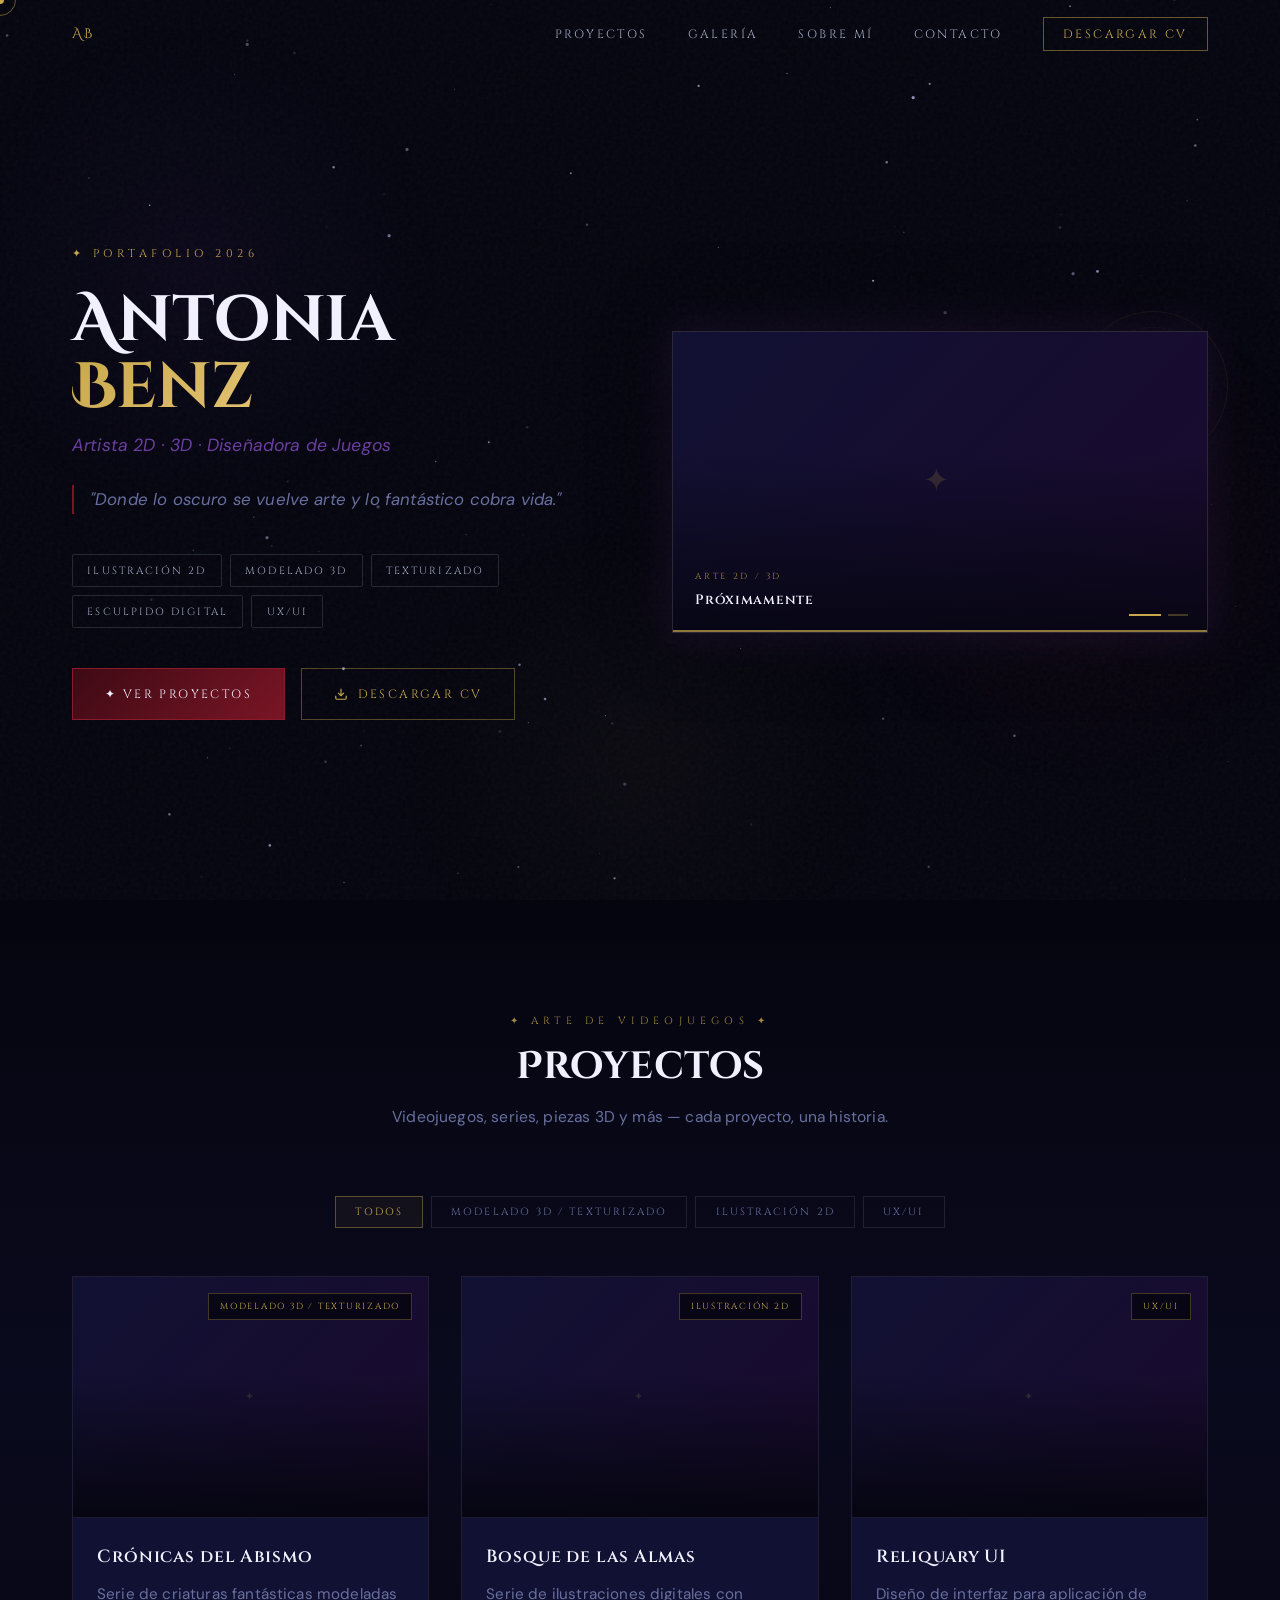
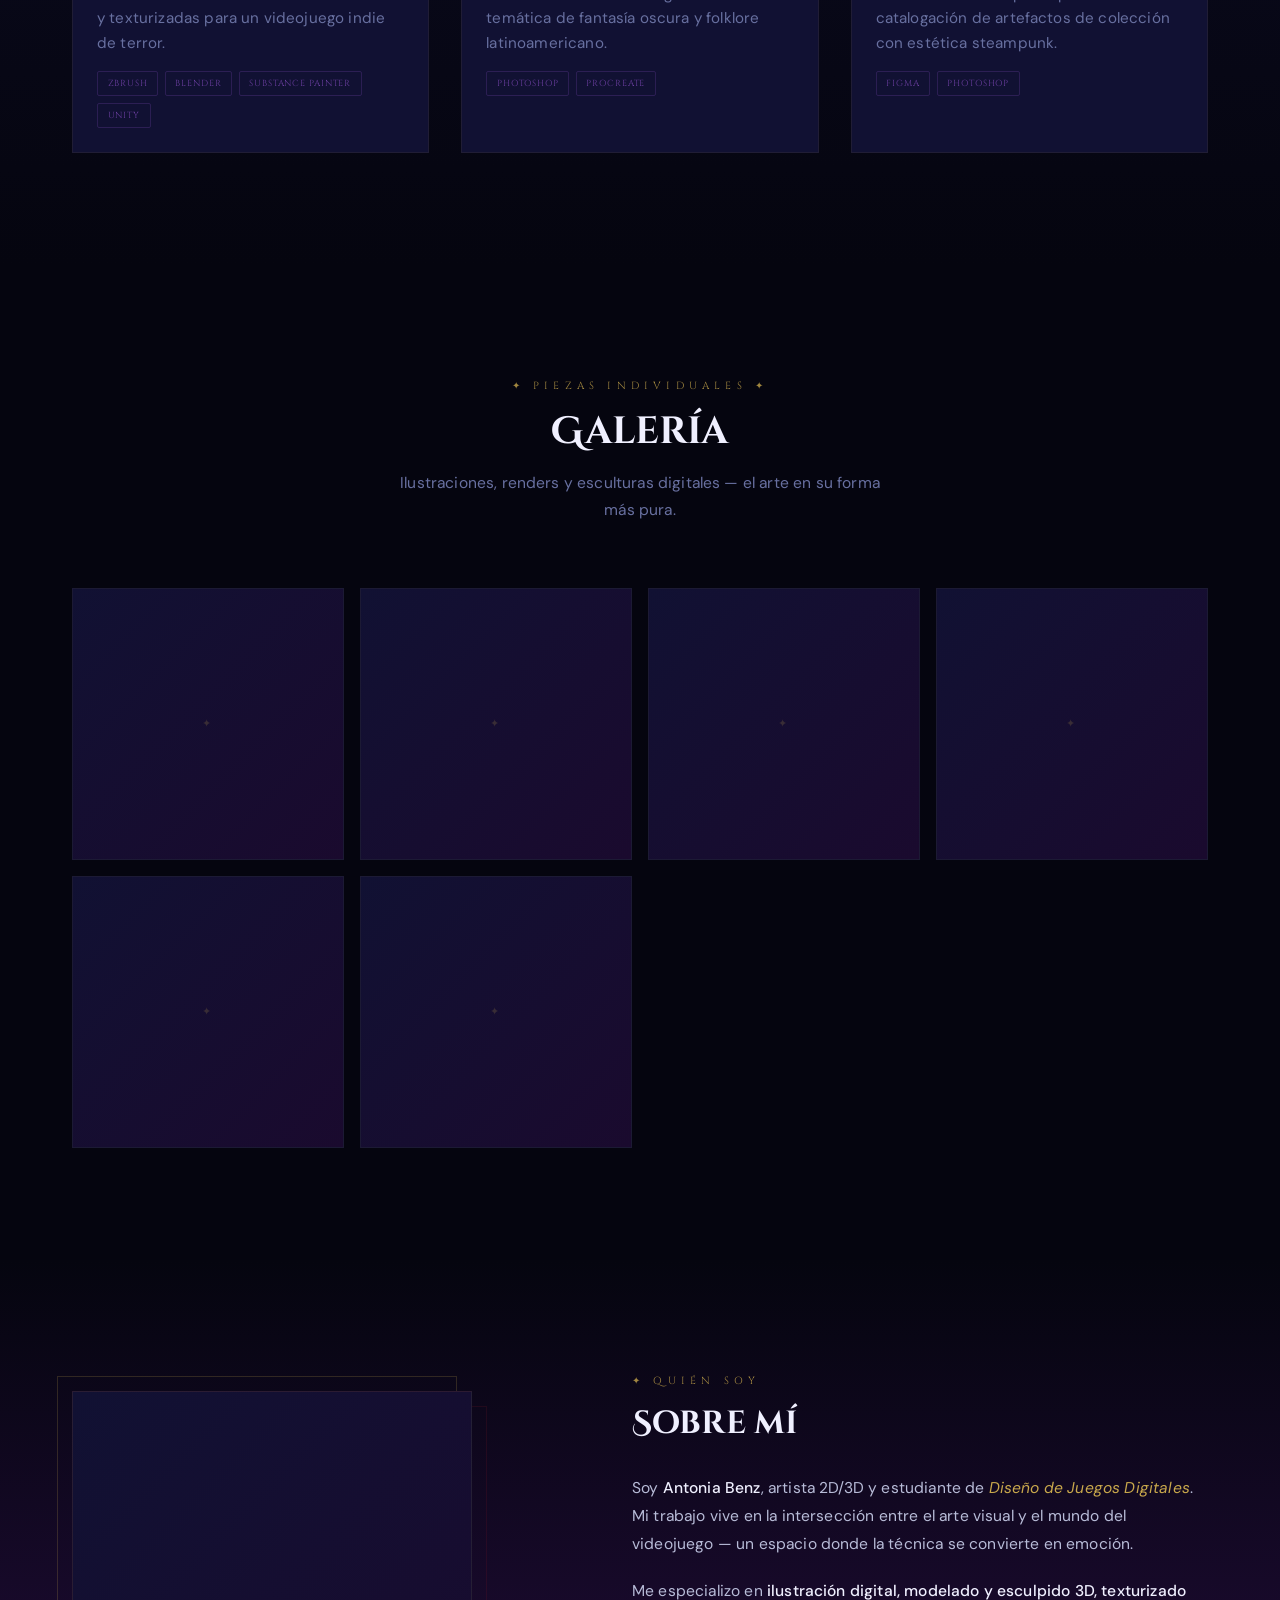
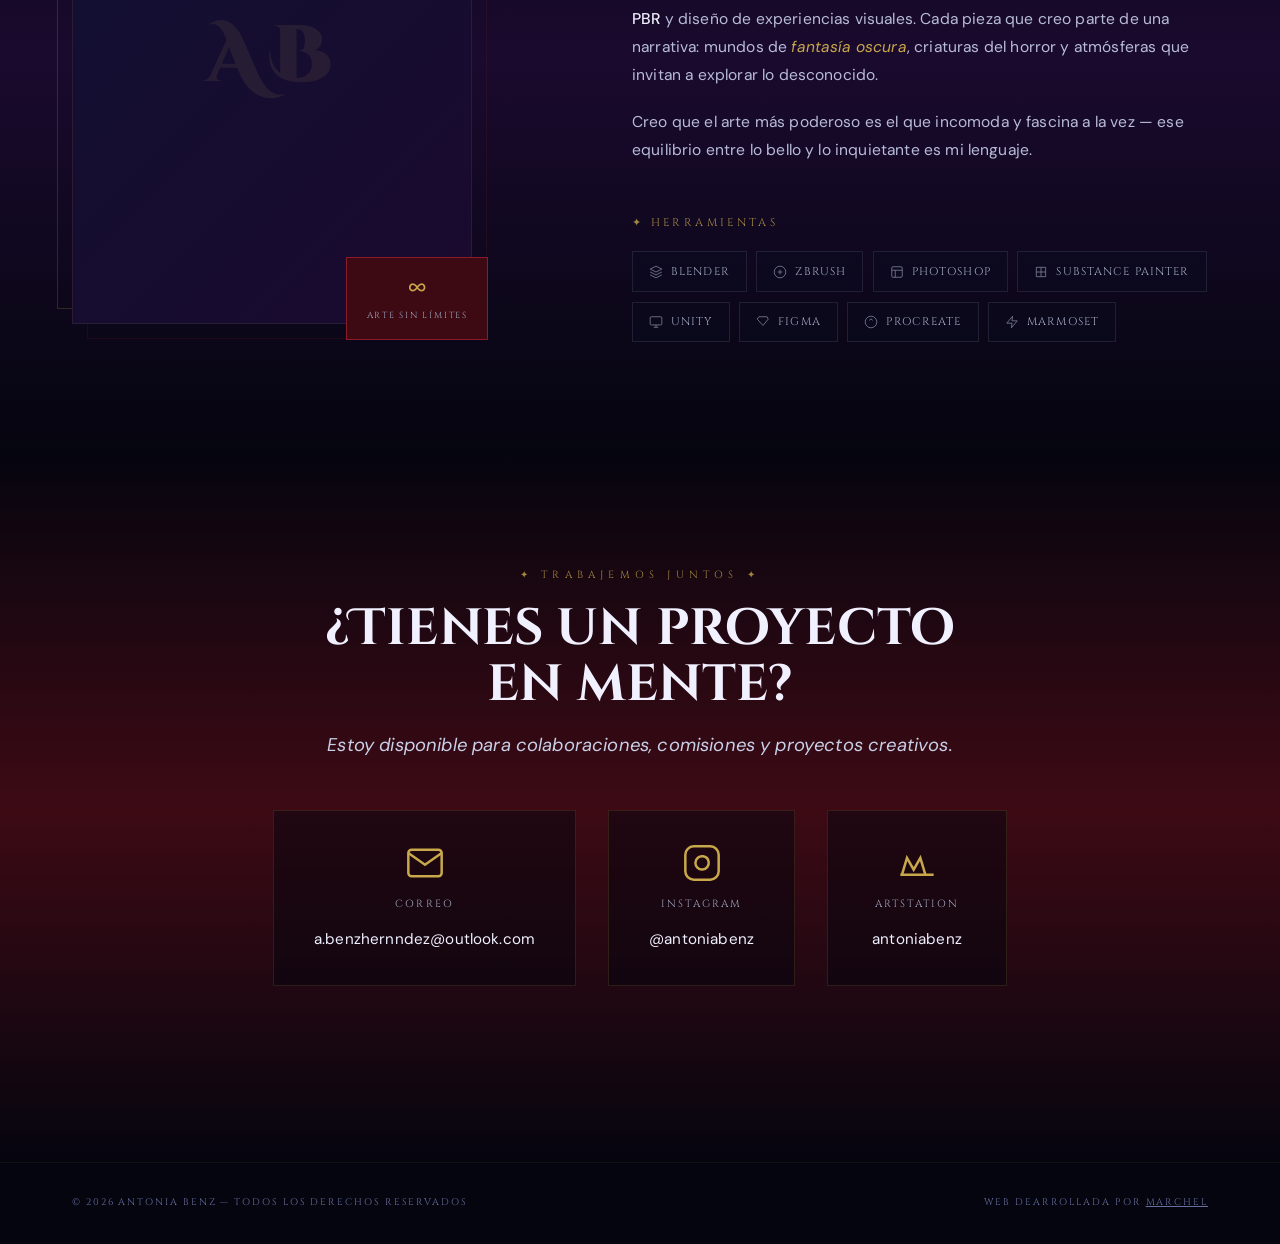
<file: index.html>
<!DOCTYPE html>
<html lang="es">
<head>
  <meta charset="UTF-8">
  <meta name="viewport" content="width=device-width, initial-scale=1.0">
  <meta name="description" content="Antonia Benz — Artista 2D/3D, ilustradora, modeladora y diseñadora de juegos digitales. Portafolio de fantasía oscura y terror.">
  <meta name="theme-color" content="#05050f">
  <title>Antonia Benz — Artista 2D/3D</title>

  <!-- Preconnect fonts -->
  <link rel="preconnect" href="https://fonts.googleapis.com">
  <link rel="preconnect" href="https://fonts.gstatic.com" crossorigin>
  <link href="https://fonts.googleapis.com/css2?family=Cinzel+Decorative:wght@400;700;900&family=Cinzel:wght@400;600;700&family=DM+Sans:ital,opsz,wght@0,9..40,300;0,9..40,400;0,9..40,500;1,9..40,300;1,9..40,400&display=swap" rel="stylesheet">

  <link rel="stylesheet" href="css/styles.css">
</head>
<body>

  <!-- Cursor -->
  <div class="cursor-dot"></div>
  <div class="cursor-ring"></div>

  <!-- Canvas fondo -->
  <canvas id="canvas-bg"></canvas>

  <!-- Ruido de textura -->
  <div class="noise-overlay"></div>

  <!-- ============================================================
       NAVEGACIÓN
  ============================================================ -->
  <nav class="navbar">
    <div class="container">
      <a href="#hero" class="nav-logo">AB</a>
      <ul class="nav-links">
        <li><a href="#proyectos">Proyectos</a></li>
        <li><a href="#galeria">Galería</a></li>
        <li><a href="#sobre-mi">Sobre mí</a></li>
        <li><a href="#contacto">Contacto</a></li>
        <li><a href="assets/cv-antoniabenz.pdf" download class="nav-cv-btn">Descargar CV</a></li>
      </ul>
      <div class="hamburger" aria-label="Menú" role="button" tabindex="0">
        <span></span>
        <span></span>
        <span></span>
      </div>
    </div>
  </nav>

  <!-- ============================================================
       HERO
  ============================================================ -->
  <section id="hero">
    <div class="container">
      <div class="hero-grid">

        <!-- Texto -->
        <div class="hero-content">
          <p class="hero-eyebrow">✦ Portafolio 2026</p>
          <h1 class="hero-name">
            Antonia
            <span>Benz</span>
          </h1>
          <p class="hero-tagline">Artista 2D · 3D · Diseñadora de Juegos</p>
          <p class="hero-vision">
            "Donde lo oscuro se vuelve arte y lo fantástico cobra vida."
          </p>
          <div class="hero-disciplines">
            <span class="discipline-tag">Ilustración 2D</span>
            <span class="discipline-tag">Modelado 3D</span>
            <span class="discipline-tag">Texturizado</span>
            <span class="discipline-tag">Esculpido Digital</span>
            <span class="discipline-tag">UX/UI</span>
          </div>
          <div class="hero-actions">
            <a href="#proyectos" class="btn-primary">
              <span>✦ Ver proyectos</span>
            </a>
            <a href="assets/cv-antoniabenz.pdf" download class="btn-secondary">
              <svg width="14" height="14" viewBox="0 0 24 24" fill="none" stroke="currentColor" stroke-width="2">
                <path d="M21 15v4a2 2 0 0 1-2 2H5a2 2 0 0 1-2-2v-4"/>
                <polyline points="7 10 12 15 17 10"/>
                <line x1="12" y1="15" x2="12" y2="3"/>
              </svg>
              Descargar CV
            </a>
          </div>
        </div>

        <!-- Visual — Carrusel -->
        <div class="hero-visual">
          <div class="hero-decoration"></div>

          <div class="hero-carousel" id="hero-carousel">
            <!-- Frame con aspect ratio dinámico -->
            <div class="hero-carousel-frame" id="carousel-frame">
              <div class="hero-carousel-track" id="carousel-track">
                <!-- Slides generados por JS -->
              </div>
            </div>

            <!-- Progreso -->
            <div class="carousel-progress" id="carousel-progress"></div>

            <!-- Botones nav -->
            <button class="carousel-btn prev" id="carousel-prev" aria-label="Anterior">
              <svg width="16" height="16" viewBox="0 0 24 24" fill="none" stroke="currentColor" stroke-width="2">
                <polyline points="15 18 9 12 15 6"/>
              </svg>
            </button>
            <button class="carousel-btn next" id="carousel-next" aria-label="Siguiente">
              <svg width="16" height="16" viewBox="0 0 24 24" fill="none" stroke="currentColor" stroke-width="2">
                <polyline points="9 18 15 12 9 6"/>
              </svg>
            </button>

            <!-- Dots -->
            <div class="carousel-controls" id="carousel-dots"></div>
          </div>

        </div>

      </div>
    </div>
  </section>

  <!-- ============================================================
       PROYECTOS
  ============================================================ -->
  <section id="proyectos">
    <div class="container">
      <div class="section-header reveal">
        <span class="section-label">✦ Arte de Videojuegos ✦</span>
        <h2 class="section-title">Proyectos</h2>
        <p class="section-subtitle">Videojuegos, series, piezas 3D y más — cada proyecto, una historia.</p>
      </div>

      <!-- Filtros -->
      <div class="filtros" id="filtros">
        <button class="filtro-btn active" data-cat="todos">Todos</button>
      </div>

      <!-- Grid de proyectos -->
      <div class="proyectos-grid" id="proyectos-grid">
        <!-- Cargado dinámicamente -->
        <div class="project-card" style="min-height:300px;">
          <div class="project-card-image">
            <div class="img-placeholder" style="height:240px;">Cargando...</div>
          </div>
        </div>
      </div>
    </div>
  </section>

  <!-- ============================================================
       GALERÍA
  ============================================================ -->
  <section id="galeria">
    <div class="container">
      <div class="section-header reveal">
        <span class="section-label">✦ Piezas Individuales ✦</span>
        <h2 class="section-title">Galería</h2>
        <p class="section-subtitle">Ilustraciones, renders y esculturas digitales — el arte en su forma más pura.</p>
      </div>

      <div class="galeria-grid" id="galeria-grid">
        <!-- Cargado dinámicamente -->
      </div>
    </div>
  </section>

  <!-- ============================================================
       SOBRE MÍ
  ============================================================ -->
  <section id="sobre-mi">
    <div class="container">
      <div class="about-grid">

        <!-- Imagen -->
        <div class="about-image-wrapper reveal">
          <div class="about-image-frame">
            <div class="about-image-placeholder">
              <!-- Reemplaza con: <img src="assets/foto-antonia.jpg" alt="Antonia Benz"> -->
              <span class="about-initials">AB</span>
            </div>
            <div class="about-badge">
              <span class="about-badge-num">∞</span>
              <span class="about-badge-label">Arte sin límites</span>
            </div>
          </div>
        </div>

        <!-- Contenido -->
        <div class="about-content reveal reveal-delay-2">
          <div class="section-header" style="text-align:left;margin-bottom:2rem;">
            <span class="section-label">✦ Quién soy</span>
            <h2 class="section-title" style="font-size:2rem;">Sobre mí</h2>
          </div>

          <p class="about-text">
            Soy <strong>Antonia Benz</strong>, artista 2D/3D y estudiante de <em>Diseño de Juegos Digitales</em>.
            Mi trabajo vive en la intersección entre el arte visual y el mundo del videojuego — un espacio donde
            la técnica se convierte en emoción.
          </p>
          <p class="about-text">
            Me especializo en <strong>ilustración digital, modelado y esculpido 3D, texturizado PBR</strong>
            y diseño de experiencias visuales. Cada pieza que creo parte de una narrativa: mundos de
            <em>fantasía oscura</em>, criaturas del horror y atmósferas que invitan a explorar lo desconocido.
          </p>
          <p class="about-text">
            Creo que el arte más poderoso es el que incomoda y fascina a la vez — ese equilibrio entre
            lo bello y lo inquietante es mi lenguaje.
          </p>

          <!-- Herramientas -->
          <div class="tools-section">
            <div class="tools-title">✦ Herramientas</div>
            <div class="tools-grid" id="tools-grid">

              <span class="tool-tag">
                <svg viewBox="0 0 24 24" fill="none" stroke="currentColor" stroke-width="1.5">
                  <path d="M12 2L2 7l10 5 10-5-10-5zM2 17l10 5 10-5M2 12l10 5 10-5"/>
                </svg>
                Blender
              </span>

              <span class="tool-tag">
                <svg viewBox="0 0 24 24" fill="none" stroke="currentColor" stroke-width="1.5">
                  <circle cx="12" cy="12" r="10"/>
                  <path d="M12 8v8M8 12h8"/>
                </svg>
                ZBrush
              </span>

              <span class="tool-tag">
                <svg viewBox="0 0 24 24" fill="none" stroke="currentColor" stroke-width="1.5">
                  <rect x="3" y="3" width="18" height="18" rx="2"/>
                  <path d="M3 9h18M9 21V9"/>
                </svg>
                Photoshop
              </span>

              <span class="tool-tag">
                <svg viewBox="0 0 24 24" fill="none" stroke="currentColor" stroke-width="1.5">
                  <path d="M4 4h16v16H4zM4 12h16M12 4v16"/>
                </svg>
                Substance Painter
              </span>

              <span class="tool-tag">
                <svg viewBox="0 0 24 24" fill="none" stroke="currentColor" stroke-width="1.5">
                  <rect x="2" y="3" width="20" height="14" rx="2"/>
                  <path d="M8 21h8M12 17v4"/>
                </svg>
                Unity
              </span>

              <span class="tool-tag">
                <svg viewBox="0 0 24 24" fill="none" stroke="currentColor" stroke-width="1.5">
                  <path d="M5 3h14l2 4-9 11L2 7z"/>
                </svg>
                Figma
              </span>

              <span class="tool-tag">
                <svg viewBox="0 0 24 24" fill="none" stroke="currentColor" stroke-width="1.5">
                  <path d="M12 2C6.48 2 2 6.48 2 12s4.48 10 10 10 10-4.48 10-10S17.52 2 12 2z"/>
                  <path d="M9.5 9.5c0-1.38 1.12-2.5 2.5-2.5s2.5 1.12 2.5 2.5"/>
                </svg>
                Procreate
              </span>

              <span class="tool-tag">
                <svg viewBox="0 0 24 24" fill="none" stroke="currentColor" stroke-width="1.5">
                  <polygon points="13 2 3 14 12 14 11 22 21 10 12 10 13 2"/>
                </svg>
                Marmoset
              </span>

            </div>
          </div>

        </div>
      </div>
    </div>
  </section>

  <!-- ============================================================
       CONTACTO
  ============================================================ -->
  <section id="contacto">
    <div class="container">
      <div class="reveal" style="margin-bottom:1rem;">
        <span class="section-label" style="text-align:center;display:block;">✦ Trabajemos juntos ✦</span>
      </div>
      <h2 class="contact-cta reveal reveal-delay-1">
        ¿Tienes un proyecto<br>en mente?
      </h2>
      <p class="contact-sub reveal reveal-delay-2">
        Estoy disponible para colaboraciones, comisiones y proyectos creativos.
      </p>

      <div class="contact-options reveal reveal-delay-2">
        <a href="mailto:a.benzhernndez@outlook.com" class="contact-option">
          <svg class="contact-option-icon" viewBox="0 0 24 24" fill="none" stroke="currentColor" stroke-width="1.5">
            <path d="M4 4h16c1.1 0 2 .9 2 2v12c0 1.1-.9 2-2 2H4c-1.1 0-2-.9-2-2V6c0-1.1.9-2 2-2z"/>
            <polyline points="22,6 12,13 2,6"/>
          </svg>
          <span class="contact-option-label">Correo</span>
          <span class="contact-option-value">a.benzhernndez@outlook.com</span>
        </a>

        <a href="https://instagram.com/antoniabenz" target="_blank" rel="noopener" class="contact-option">
          <svg class="contact-option-icon" viewBox="0 0 24 24" fill="none" stroke="currentColor" stroke-width="1.5">
            <rect x="2" y="2" width="20" height="20" rx="5" ry="5"/>
            <path d="M16 11.37A4 4 0 1 1 12.63 8 4 4 0 0 1 16 11.37z"/>
            <line x1="17.5" y1="6.5" x2="17.51" y2="6.5"/>
          </svg>
          <span class="contact-option-label">Instagram</span>
          <span class="contact-option-value">@antoniabenz</span>
        </a>

        <a href="https://artstation.com/antoniabenz" target="_blank" rel="noopener" class="contact-option">
          <svg class="contact-option-icon" viewBox="0 0 24 24" fill="none" stroke="currentColor" stroke-width="1.5">
            <path d="M3 19l3-10 4 7 4-7 3 10"/>
            <line x1="2" y1="19" x2="22" y2="19"/>
          </svg>
          <span class="contact-option-label">ArtStation</span>
          <span class="contact-option-value">antoniabenz</span>
        </a>
      </div>
    </div>
  </section>

  <!-- ============================================================
       FOOTER
  ============================================================ -->
  <footer>
    <div class="container">
      <span class="footer-copy">© 2026 Antonia Benz — Todos los derechos reservados</span>
      <span class="footer-copy"> Web dearrollada por <a href="https://mherreravsquez.github.io/" class="footer-copy">Marchel</a>
        </span>
    </div>
  </footer>

  <!-- ============================================================
       MODAL SISTEMA
  ============================================================ -->
  <div id="modal-overlay" class="modal-overlay" role="dialog" aria-modal="true">
    <div id="modal" class="modal">
      <button id="modal-close" class="modal-close" aria-label="Cerrar">✕</button>
      <div id="modal-content">
        <!-- Contenido dinámico -->
      </div>
    </div>
  </div>

  <script src="js/main.js"></script>
</body>
</html>
</file>
<file: css/styles.css>
/* ============================================================
   ANTONIA BENZ — PORTFOLIO
   Estética: Fantasía Oscura / Terror Elegante
   Paleta: Azul noche, violeta profundo, carmesí, oro antiguo
   ============================================================ */

@import url('https://fonts.googleapis.com/css2?family=Cinzel+Decorative:wght@400;700;900&family=Cinzel:wght@400;600;700&family=DM+Sans:ital,opsz,wght@0,9..40,300;0,9..40,400;0,9..40,500;1,9..40,300;1,9..40,400&display=swap');

/* ============================================================
   VARIABLES & RESET
   ============================================================ */
:root {
  --night: #05050f;
  --abyss: #0a0a1e;
  --deep: #0f0f2e;
  --void: #111133;
  --violet-dark: #1a0a2e;
  --violet: #2d1b4e;
  --violet-mid: #3d2060;
  --violet-light: #6b3fa0;
  --crimson-deep: #3d0a14;
  --crimson: #7a1525;
  --crimson-bright: #c0192d;
  --blood: #8b1a2a;
  --gold: #c9a84c;
  --gold-light: #e8c97a;
  --gold-pale: #f0dfa0;
  --silver: #a0a8c0;
  --mist: #c8d0e8;
  --white: #f0f0ff;
  --text-body: #b8bcd8;
  --text-muted: #6870a0;

  --font-display: 'Cinzel Decorative', serif;
  --font-heading: 'Cinzel', serif;
  --font-body: 'DM Sans', system-ui, sans-serif;

  --radius: 4px;
  --radius-lg: 8px;
  --shadow-glow-violet: 0 0 40px rgba(107, 63, 160, 0.3);
  --shadow-glow-crimson: 0 0 40px rgba(122, 21, 37, 0.4);
  --shadow-glow-gold: 0 0 20px rgba(201, 168, 76, 0.3);
  --transition: all 0.4s cubic-bezier(0.25, 0.46, 0.45, 0.94);
  --transition-fast: all 0.2s ease;
}

*, *::before, *::after {
  box-sizing: border-box;
  margin: 0;
  padding: 0;
}

html {
  scroll-behavior: smooth;
  font-size: 16px;
}

body {
  background-color: var(--night);
  color: var(--text-body);
  font-family: var(--font-body);
  font-size: 1rem;
  font-weight: 400;
  line-height: 1.75;
  overflow-x: hidden;
  cursor: default;
  letter-spacing: 0.01em;
}

/* Scrollbar personalizada */
::-webkit-scrollbar { width: 6px; }
::-webkit-scrollbar-track { background: var(--abyss); }
::-webkit-scrollbar-thumb { background: var(--violet-mid); border-radius: 3px; }
::-webkit-scrollbar-thumb:hover { background: var(--violet-light); }

/* Selección de texto */
::selection { background: var(--crimson); color: var(--white); }

/* ============================================================
   CURSOR PERSONALIZADO
   ============================================================ */
.cursor-dot {
  width: 8px; height: 8px;
  background: var(--gold);
  border-radius: 50%;
  position: fixed;
  top: 0; left: 0;
  pointer-events: none;
  z-index: 9999;
  transform: translate(-50%, -50%);
  transition: transform 0.1s ease;
}

.cursor-ring {
  width: 32px; height: 32px;
  border: 1px solid rgba(201, 168, 76, 0.5);
  border-radius: 50%;
  position: fixed;
  top: 0; left: 0;
  pointer-events: none;
  z-index: 9998;
  transform: translate(-50%, -50%);
  transition: transform 0.15s ease, width 0.3s ease, height 0.3s ease, border-color 0.3s ease;
}

.cursor-ring.hover {
  width: 50px; height: 50px;
  border-color: var(--gold);
}

/* ============================================================
   FONDO ANIMADO — PARTÍCULAS / TEXTURA
   ============================================================ */
#canvas-bg {
  position: fixed;
  top: 0; left: 0;
  width: 100%; height: 100%;
  z-index: 0;
  pointer-events: none;
}

.noise-overlay {
  position: fixed;
  top: 0; left: 0;
  width: 100%; height: 100%;
  z-index: 1;
  pointer-events: none;
  opacity: 0.04;
  background-image: url("data:image/svg+xml,%3Csvg viewBox='0 0 256 256' xmlns='http://www.w3.org/2000/svg'%3E%3Cfilter id='noise'%3E%3CfeTurbulence type='fractalNoise' baseFrequency='0.9' numOctaves='4' stitchTiles='stitch'/%3E%3C/filter%3E%3Crect width='100%25' height='100%25' filter='url(%23noise)'/%3E%3C/svg%3E");
}

/* ============================================================
   LAYOUT GENERAL
   ============================================================ */
.container {
  max-width: 1200px;
  margin: 0 auto;
  padding: 0 2rem;
  position: relative;
  justify-content: space-between;
  z-index: 2;
}

section {
  position: relative;
  z-index: 2;
}

/* ============================================================
   ORNAMENTOS / SEPARADORES
   ============================================================ */
.ornament {
  display: flex;
  align-items: center;
  gap: 1rem;
  margin: 1.5rem 0;
}

.ornament::before,
.ornament::after {
  content: '';
  flex: 1;
  height: 1px;
  background: linear-gradient(to right, transparent, var(--gold), transparent);
  opacity: 0.5;
}

.ornament-icon {
  color: var(--gold);
  font-size: 0.8rem;
  opacity: 0.7;
}

/* ============================================================
   NAVEGACIÓN
   ============================================================ */
.navbar {
  position: fixed;
  top: 0; left: 0; right: 0;
  z-index: 1000;
  padding: 1.2rem 0;
  transition: var(--transition);
}

.navbar.scrolled {
  background: rgba(5, 5, 15, 0.95);
  backdrop-filter: blur(20px);
  border-bottom: 1px solid rgba(201, 168, 76, 0.15);
  padding: 0.8rem 0;
}

.navbar .container {
  display: flex;
  align-items: center;
  justify-content: space-between;
}

.nav-logo {
  font-family: var(--font-display);
  font-size: 0.9rem;
  color: var(--gold);
  text-decoration: none;
  letter-spacing: 0.15em;
  text-transform: uppercase;
  transition: var(--transition-fast);
}

.nav-logo:hover { color: var(--gold-light); text-shadow: var(--shadow-glow-gold); }

.nav-links {
  display: flex;
  align-items: center;
  gap: 2.5rem;
  list-style: none;
}

.nav-links a {
  font-family: var(--font-heading);
  font-size: 0.75rem;
  letter-spacing: 0.2em;
  text-transform: uppercase;
  color: var(--silver);
  text-decoration: none;
  transition: var(--transition-fast);
  position: relative;
}

.nav-links a::after {
  content: '';
  position: absolute;
  bottom: -4px;
  left: 0; right: 0;
  height: 1px;
  background: var(--gold);
  transform: scaleX(0);
  transition: transform 0.3s ease;
  transform-origin: center;
}

.nav-links a:hover { color: var(--gold); }
.nav-links a:hover::after { transform: scaleX(1); }

.nav-cv-btn {
  font-family: var(--font-heading);
  font-size: 0.7rem;
  letter-spacing: 0.2em;
  text-transform: uppercase;
  color: var(--gold) !important;
  border: 1px solid rgba(201, 168, 76, 0.5);
  padding: 0.5rem 1.2rem;
  text-decoration: none;
  transition: var(--transition-fast) !important;
}

.nav-cv-btn:hover {
  background: rgba(201, 168, 76, 0.1) !important;
  border-color: var(--gold) !important;
  box-shadow: var(--shadow-glow-gold);
}

.nav-cv-btn::after { display: none !important; }

.hamburger {
  display: none;
  flex-direction: column;
  gap: 5px;
  cursor: pointer;
  padding: 5px;
}

.hamburger span {
  width: 24px;
  height: 1px;
  background: var(--gold);
  transition: var(--transition-fast);
}

/* ============================================================
   HERO SECTION
   ============================================================ */
#hero {
  min-height: 100vh;
  display: flex;
  align-items: center;
  padding: 8rem 0 4rem;
  overflow: hidden;
}

.hero-grid {
  display: grid;
  grid-template-columns: 1fr 1fr;
  gap: 4rem;
  align-items: center;
  width: 100%;
}

.hero-eyebrow {
  font-family: var(--font-heading);
  font-size: 0.7rem;
  letter-spacing: 0.4em;
  text-transform: uppercase;
  color: var(--gold);
  margin-bottom: 1.5rem;
  opacity: 0;
  animation: fadeUp 0.8s ease 0.2s forwards;
}

.hero-name {
  font-family: var(--font-display);
  font-size: clamp(2.5rem, 5vw, 4.5rem);
  font-weight: 700;
  line-height: 1.05;
  color: var(--white);
  margin-bottom: 0.5rem;
  opacity: 0;
  animation: fadeUp 0.8s ease 0.4s forwards;
}

.hero-name span {
  display: block;
  background: linear-gradient(135deg, var(--gold), var(--gold-light), var(--gold));
  -webkit-background-clip: text;
  -webkit-text-fill-color: transparent;
  background-clip: text;
}

.hero-tagline {
  font-family: var(--font-body);
  font-size: 1.1rem;
  font-style: italic;
  color: var(--violet-light);
  margin-bottom: 1.5rem;
  opacity: 0;
  animation: fadeUp 0.8s ease 0.5s forwards;
}

.hero-vision {
  font-family: var(--font-body);
  font-size: 1.05rem;
  color: var(--text-muted);
  font-style: italic;
  border-left: 2px solid var(--crimson);
  padding-left: 1rem;
  margin-bottom: 2.5rem;
  opacity: 0;
  animation: fadeUp 0.8s ease 0.6s forwards;
}

.hero-disciplines {
  display: flex;
  flex-wrap: wrap;
  gap: 0.5rem;
  margin-bottom: 2.5rem;
  opacity: 0;
  animation: fadeUp 0.8s ease 0.7s forwards;
}

.discipline-tag {
  font-family: var(--font-heading);
  font-size: 0.65rem;
  letter-spacing: 0.2em;
  text-transform: uppercase;
  color: var(--silver);
  border: 1px solid rgba(160, 168, 192, 0.2);
  padding: 0.4rem 0.9rem;
  border-radius: 2px;
}

.hero-actions {
  display: flex;
  gap: 1rem;
  flex-wrap: wrap;
  opacity: 0;
  animation: fadeUp 0.8s ease 0.8s forwards;
}

/* Botones principales */
.btn-primary {
  display: inline-flex;
  align-items: center;
  gap: 0.6rem;
  font-family: var(--font-heading);
  font-size: 0.75rem;
  letter-spacing: 0.2em;
  text-transform: uppercase;
  background: linear-gradient(135deg, var(--crimson-deep), var(--crimson));
  color: var(--white);
  text-decoration: none;
  padding: 0.9rem 2rem;
  border: 1px solid var(--blood);
  transition: var(--transition);
  position: relative;
  overflow: hidden;
}

.btn-primary::before {
  content: '';
  position: absolute;
  inset: 0;
  background: linear-gradient(135deg, var(--crimson), var(--crimson-bright));
  opacity: 0;
  transition: opacity 0.3s ease;
}

.btn-primary:hover::before { opacity: 1; }
.btn-primary:hover { box-shadow: var(--shadow-glow-crimson); transform: translateY(-2px); }
.btn-primary span { position: relative; z-index: 1; }

.btn-secondary {
  display: inline-flex;
  align-items: center;
  gap: 0.6rem;
  font-family: var(--font-heading);
  font-size: 0.75rem;
  letter-spacing: 0.2em;
  text-transform: uppercase;
  background: transparent;
  color: var(--gold);
  text-decoration: none;
  padding: 0.9rem 2rem;
  border: 1px solid rgba(201, 168, 76, 0.4);
  transition: var(--transition);
}

.btn-secondary:hover {
  background: rgba(201, 168, 76, 0.08);
  border-color: var(--gold);
  box-shadow: var(--shadow-glow-gold);
  transform: translateY(-2px);
}

/* Hero Visual Side */
.hero-visual {
  position: relative;
  opacity: 0;
  animation: fadeIn 1s ease 0.6s forwards;
}

/* ============================================================
   HERO CAROUSEL
   ============================================================ */
.hero-carousel {
  position: relative;
  width: 100%;
  border: 1px solid rgba(201, 168, 76, 0.15);
  background: var(--void);
  overflow: hidden;
  box-shadow: 0 0 60px rgba(0,0,0,0.6), var(--shadow-glow-violet);
}

/* El frame se ajusta dinámicamente via JS según el aspect ratio del media */
.hero-carousel-frame {
  position: relative;
  width: 100%;
  padding-top: 62.5%; /* default 16:10 — JS lo sobreescribe */
  transition: padding-top 0.5s cubic-bezier(0.25, 0.46, 0.45, 0.94);
  background: var(--night);
}

.hero-carousel-track {
  position: absolute;
  inset: 0;
  display: flex;
}

.carousel-slide {
  position: absolute;
  inset: 0;
  opacity: 0;
  transition: opacity 0.7s cubic-bezier(0.25, 0.46, 0.45, 0.94);
  pointer-events: none;
}

.carousel-slide.active {
  opacity: 1;
  pointer-events: all;
}

.carousel-slide.leaving {
  opacity: 0;
}

.carousel-slide img,
.carousel-slide video {
  width: 100%;
  height: 100%;
  object-fit: contain;
  display: block;
  background: var(--night);
}

/* Overlay degradado inferior */
.carousel-slide::after {
  content: '';
  position: absolute;
  bottom: 0; left: 0; right: 0;
  height: 60%;
  background: linear-gradient(to top, rgba(5,5,15,0.85) 0%, transparent 100%);
  pointer-events: none;
}

/* Info del slide */
.carousel-slide-info {
  position: absolute;
  bottom: 0; left: 0; right: 0;
  padding: 1.2rem 1.4rem;
  z-index: 2;
}

.carousel-slide-label {
  display: block;
  font-family: var(--font-heading);
  font-size: 0.55rem;
  letter-spacing: 0.3em;
  text-transform: uppercase;
  color: var(--gold);
  margin-bottom: 0.3rem;
  opacity: 0.8;
}

.carousel-slide-title {
  display: block;
  font-family: var(--font-heading);
  font-size: 0.85rem;
  font-weight: 600;
  color: var(--white);
  letter-spacing: 0.05em;
}

/* Controles e indicadores */
.carousel-controls {
  position: absolute;
  bottom: 1rem;
  right: 1.2rem;
  z-index: 3;
  display: flex;
  align-items: center;
  gap: 0.4rem;
}

.carousel-dot {
  width: 20px;
  height: 2px;
  background: rgba(201, 168, 76, 0.3);
  cursor: pointer;
  transition: background 0.3s ease, width 0.3s ease;
  border: none;
  padding: 0;
}

.carousel-dot.active {
  background: var(--gold);
  width: 32px;
}

/* Barra de progreso */
.carousel-progress {
  position: absolute;
  bottom: 0; left: 0;
  height: 2px;
  background: var(--gold);
  width: 0%;
  z-index: 4;
  opacity: 0.7;
}

/* Botones prev/next */
.carousel-btn {
  position: absolute;
  top: 50%;
  transform: translateY(-50%);
  z-index: 3;
  width: 36px; height: 36px;
  background: rgba(5, 5, 15, 0.7);
  border: 1px solid rgba(201, 168, 76, 0.2);
  color: var(--gold);
  cursor: pointer;
  display: flex;
  align-items: center;
  justify-content: center;
  opacity: 0;
  transition: opacity 0.3s ease, background 0.2s ease;
  backdrop-filter: blur(4px);
}

.hero-carousel:hover .carousel-btn { opacity: 1; }

.carousel-btn:hover { background: rgba(201, 168, 76, 0.15); }
.carousel-btn.prev { left: 0.8rem; }
.carousel-btn.next { right: 0.8rem; }

/* Badge de tipo media (VIDEO / IMAGEN) */
.carousel-media-badge {
  position: absolute;
  top: 0.8rem;
  right: 0.8rem;
  z-index: 3;
  font-family: var(--font-heading);
  font-size: 0.5rem;
  letter-spacing: 0.2em;
  text-transform: uppercase;
  color: var(--white);
  background: rgba(5,5,15,0.75);
  border: 1px solid rgba(201,168,76,0.2);
  padding: 0.25rem 0.6rem;
  backdrop-filter: blur(4px);
  display: flex;
  align-items: center;
  gap: 0.4rem;
}

.media-badge-dot {
  width: 5px; height: 5px;
  border-radius: 50%;
  background: var(--crimson-bright);
  animation: pulseBadge 1.5s ease infinite;
}

@keyframes pulseBadge {
  0%, 100% { opacity: 1; transform: scale(1); }
  50% { opacity: 0.4; transform: scale(0.7); }
}

/* Decorativo hero */
.hero-decoration {
  position: absolute;
  top: -20px; right: -20px;
  width: 150px; height: 150px;
  border: 1px solid rgba(201, 168, 76, 0.1);
  border-radius: 50%;
  animation: rotateSlow 20s linear infinite;
}

.hero-decoration::before {
  content: '';
  position: absolute;
  inset: 15px;
  border: 1px dashed rgba(201, 168, 76, 0.08);
  border-radius: 50%;
}

/* ============================================================
   SECTION HEADERS
   ============================================================ */
.section-header {
  text-align: center;
  margin-bottom: 4rem;
}

.section-label {
  display: block;
  font-family: var(--font-heading);
  font-size: 0.65rem;
  letter-spacing: 0.5em;
  text-transform: uppercase;
  color: var(--gold);
  margin-bottom: 1rem;
  opacity: 0.8;
}

.section-title {
  font-family: var(--font-display);
  font-size: clamp(1.8rem, 3vw, 2.8rem);
  font-weight: 700;
  color: var(--white);
  line-height: 1.1;
  margin-bottom: 1rem;
}

.section-subtitle {
  font-family: var(--font-body);
  font-size: 0.975rem;
  color: var(--text-muted);
  max-width: 500px;
  margin: 0 auto;
}

/* ============================================================
   PROYECTOS
   ============================================================ */
#proyectos {
  padding: 7rem 0;
  background: linear-gradient(to bottom, var(--night) 0%, var(--abyss) 50%, var(--night) 100%);
}

.filtros {
  display: flex;
  justify-content: center;
  gap: 0.5rem;
  flex-wrap: wrap;
  margin-bottom: 3rem;
}

.filtro-btn {
  font-family: var(--font-heading);
  font-size: 0.65rem;
  letter-spacing: 0.2em;
  text-transform: uppercase;
  color: var(--text-muted);
  background: transparent;
  border: 1px solid rgba(160, 168, 192, 0.15);
  padding: 0.5rem 1.2rem;
  cursor: pointer;
  transition: var(--transition-fast);
}

.filtro-btn:hover,
.filtro-btn.active {
  color: var(--gold);
  border-color: rgba(201, 168, 76, 0.4);
  background: rgba(201, 168, 76, 0.05);
}

.proyectos-grid {
  display: grid;
  grid-template-columns: repeat(auto-fill, minmax(340px, 1fr));
  gap: 2rem;
}

.project-card {
  position: relative;
  background: var(--void);
  border: 1px solid rgba(201, 168, 76, 0.08);
  overflow: hidden;
  cursor: pointer;
  transition: var(--transition);
  group: true;
}

.project-card:hover {
  border-color: rgba(201, 168, 76, 0.3);
  transform: translateY(-6px);
  box-shadow: 0 20px 60px rgba(0,0,0,0.5), var(--shadow-glow-violet);
}

.project-card-image {
  position: relative;
  overflow: hidden;
  height: 240px;
  background: var(--deep);
}

.project-card-image img {
  width: 100%;
  height: 100%;
  object-fit: contain;
  display: block;
  transition: transform 0.6s ease, filter 0.4s ease;
  filter: saturate(0.6) brightness(0.7);
}

.project-card:hover .project-card-image img {
  transform: scale(1.08);
  filter: saturate(0.85) brightness(0.85);
}

.project-card-overlay {
  position: absolute;
  inset: 0;
  background: linear-gradient(to bottom, transparent 40%, rgba(5,5,15,0.95) 100%);
}

.project-card-categoria {
  position: absolute;
  top: 1rem; right: 1rem;
  font-family: var(--font-heading);
  font-size: 0.55rem;
  letter-spacing: 0.2em;
  text-transform: uppercase;
  color: var(--gold);
  background: rgba(5,5,15,0.8);
  border: 1px solid rgba(201, 168, 76, 0.3);
  padding: 0.3rem 0.7rem;
  backdrop-filter: blur(4px);
}

.project-card-body {
  padding: 1.5rem;
  border-top: 1px solid rgba(201, 168, 76, 0.06);
}

.project-card-title {
  font-family: var(--font-heading);
  font-size: 1.1rem;
  font-weight: 600;
  color: var(--white);
  margin-bottom: 0.6rem;
  letter-spacing: 0.05em;
}

.project-card-desc {
  font-size: 0.95rem;
  color: var(--text-muted);
  line-height: 1.6;
  margin-bottom: 1rem;
}

.project-card-tools {
  display: flex;
  flex-wrap: wrap;
  gap: 0.4rem;
}

.tool-chip {
  font-family: var(--font-heading);
  font-size: 0.55rem;
  letter-spacing: 0.1em;
  text-transform: uppercase;
  color: var(--violet-light);
  border: 1px solid rgba(107, 63, 160, 0.3);
  padding: 0.25rem 0.6rem;
  border-radius: 2px;
}

.project-card-cta {
  position: absolute;
  bottom: 0; left: 0; right: 0;
  background: linear-gradient(to top, rgba(122, 21, 37, 0.9), transparent);
  padding: 2rem 1.5rem 1.2rem;
  display: flex;
  align-items: center;
  gap: 0.5rem;
  font-family: var(--font-heading);
  font-size: 0.65rem;
  letter-spacing: 0.2em;
  text-transform: uppercase;
  color: var(--white);
  opacity: 0;
  transform: translateY(10px);
  transition: var(--transition);
}

.project-card:hover .project-card-cta {
  opacity: 1;
  transform: translateY(0);
}

/* ============================================================
   GALERÍA
   ============================================================ */
#galeria {
  padding: 7rem 0;
}

.galeria-grid {
  display: grid;
  grid-template-columns: repeat(auto-fill, minmax(260px, 1fr));
  gap: 1rem;
}

.gallery-item {
  position: relative;
  overflow: hidden;
  aspect-ratio: 1;
  cursor: pointer;
  background: var(--void);
  border: 1px solid rgba(201, 168, 76, 0.06);
}

.gallery-item img {
  width: 100%;
  height: 100%;
  object-fit: contain;
  display: block;
  transition: transform 0.6s ease, filter 0.4s ease;
  filter: saturate(0.6) brightness(0.7);
}

.gallery-item:hover img {
  transform: scale(1.1);
  filter: saturate(1) brightness(0.85);
}

.gallery-item-overlay {
  position: absolute;
  inset: 0;
  background: linear-gradient(to top, rgba(5,5,15,0.9) 0%, transparent 60%);
  opacity: 0;
  transition: opacity 0.4s ease;
  display: flex;
  align-items: flex-end;
  padding: 1rem;
}

.gallery-item:hover .gallery-item-overlay { opacity: 1; }

.gallery-item-info { }

.gallery-item-title {
  font-family: var(--font-heading);
  font-size: 0.85rem;
  color: var(--white);
  font-weight: 600;
  margin-bottom: 0.25rem;
}

.gallery-item-tools {
  font-family: var(--font-heading);
  font-size: 0.55rem;
  letter-spacing: 0.1em;
  text-transform: uppercase;
  color: var(--gold);
  opacity: 0.7;
}

/* ============================================================
   ABOUT ME
   ============================================================ */
#sobre-mi {
  padding: 7rem 0;
  background: linear-gradient(to bottom, var(--night), var(--violet-dark), var(--night));
}

.about-grid {
  display: grid;
  grid-template-columns: 1fr 1.2fr;
  gap: 5rem;
  align-items: center;
}

.about-image-wrapper {
  position: relative;
}

.about-image-frame {
  position: relative;
  width: 100%;
  max-width: 400px;
}

.about-image-frame::before {
  content: '';
  position: absolute;
  top: -15px; left: -15px;
  right: 15px; bottom: 15px;
  border: 1px solid rgba(201, 168, 76, 0.2);
  z-index: 0;
}

.about-image-frame::after {
  content: '';
  position: absolute;
  top: 15px; left: 15px;
  right: -15px; bottom: -15px;
  border: 1px solid rgba(122, 21, 37, 0.2);
  z-index: 0;
}

.about-image-placeholder {
  position: relative;
  z-index: 1;
  width: 100%;
  aspect-ratio: 3/4;
  background: linear-gradient(135deg, var(--void), var(--violet-dark));
  border: 1px solid rgba(201, 168, 76, 0.1);
  display: flex;
  align-items: center;
  justify-content: center;
  overflow: hidden;
}

.about-image-placeholder img {
  width: 100%;
  height: 100%;
  object-fit: cover;
  filter: saturate(0.6);
}

.about-initials {
  font-family: var(--font-display);
  font-size: 5rem;
  font-weight: 900;
  color: rgba(201, 168, 76, 0.1);
  letter-spacing: 0.1em;
}

.about-badge {
  position: absolute;
  bottom: -1rem;
  right: -1rem;
  z-index: 2;
  background: var(--crimson-deep);
  border: 1px solid var(--blood);
  padding: 1rem 1.2rem;
  text-align: center;
}

.about-badge-num {
  display: block;
  font-family: var(--font-display);
  font-size: 1.8rem;
  font-weight: 700;
  color: var(--gold);
  line-height: 1;
}

.about-badge-label {
  display: block;
  font-family: var(--font-heading);
  font-size: 0.55rem;
  letter-spacing: 0.2em;
  text-transform: uppercase;
  color: var(--silver);
  margin-top: 0.3rem;
}

.about-content .section-header {
  text-align: left;
}

.about-content .ornament::before { display: none; }

.about-text {
  font-size: 0.975rem;
  line-height: 1.8;
  color: var(--text-body);
  margin-bottom: 1.2rem;
}

.about-text strong {
  color: var(--white);
  font-weight: 500;
}

.about-text em {
  color: var(--gold);
  font-style: italic;
}

/* Herramientas */
.tools-section {
  margin-top: 3rem;
}

.tools-title {
  font-family: var(--font-heading);
  font-size: 0.7rem;
  letter-spacing: 0.3em;
  text-transform: uppercase;
  color: var(--gold);
  margin-bottom: 1.2rem;
  opacity: 0.8;
}

.tools-grid {
  display: flex;
  flex-wrap: wrap;
  gap: 0.6rem;
}

.tool-tag {
  display: flex;
  align-items: center;
  gap: 0.5rem;
  font-family: var(--font-heading);
  font-size: 0.7rem;
  letter-spacing: 0.1em;
  text-transform: uppercase;
  color: var(--silver);
  border: 1px solid rgba(160, 168, 192, 0.15);
  background: rgba(10, 10, 30, 0.5);
  padding: 0.6rem 1rem;
  transition: var(--transition-fast);
}

.tool-tag:hover {
  color: var(--gold);
  border-color: rgba(201, 168, 76, 0.4);
  background: rgba(201, 168, 76, 0.05);
}

.tool-tag svg {
  width: 14px;
  height: 14px;
  opacity: 0.7;
}

/* ============================================================
   CONTACTO
   ============================================================ */
#contacto {
  padding: 7rem 0;
  background: linear-gradient(to bottom, var(--night), var(--crimson-deep) 50%, var(--night));
  text-align: center;
}

.contact-cta {
  font-family: var(--font-display);
  font-size: clamp(2rem, 4vw, 3.5rem);
  font-weight: 700;
  color: var(--white);
  margin-bottom: 1rem;
  line-height: 1.1;
}

.contact-sub {
  font-family: var(--font-body);
  font-size: 1.15rem;
  font-style: italic;
  color: var(--mist);
  margin-bottom: 3rem;
  opacity: 0.7;
}

.contact-options {
  display: flex;
  justify-content: center;
  gap: 2rem;
  flex-wrap: wrap;
  margin-bottom: 4rem;
}

.contact-option {
  display: flex;
  flex-direction: column;
  align-items: center;
  gap: 0.8rem;
  text-decoration: none;
  padding: 2rem 2.5rem;
  border: 1px solid rgba(201, 168, 76, 0.15);
  background: rgba(5,5,15,0.5);
  transition: var(--transition);
  min-width: 180px;
}

.contact-option:hover {
  border-color: rgba(201, 168, 76, 0.5);
  background: rgba(201, 168, 76, 0.05);
  transform: translateY(-5px);
  box-shadow: var(--shadow-glow-gold);
}

.contact-option-icon {
  width: 40px; height: 40px;
  color: var(--gold);
}

.contact-option-label {
  font-family: var(--font-heading);
  font-size: 0.65rem;
  letter-spacing: 0.2em;
  text-transform: uppercase;
  color: var(--silver);
}

.contact-option-value {
  font-family: var(--font-body);
  font-size: 0.95rem;
  color: var(--white);
}

/* Social links */
.social-links {
  display: flex;
  justify-content: center;
  gap: 1.5rem;
}

.social-link {
  display: flex;
  align-items: center;
  gap: 0.6rem;
  font-family: var(--font-heading);
  font-size: 0.65rem;
  letter-spacing: 0.2em;
  text-transform: uppercase;
  color: var(--text-muted);
  text-decoration: none;
  transition: var(--transition-fast);
  padding: 0.6rem 1rem;
  border: 1px solid rgba(160, 168, 192, 0.1);
}

.social-link svg { width: 16px; height: 16px; }

.social-link:hover {
  color: var(--gold);
  border-color: rgba(201, 168, 76, 0.3);
}

/* ============================================================
   FOOTER
   ============================================================ */
footer {
  padding: 2rem 0;
  border-top: 1px solid rgba(201, 168, 76, 0.08);
  position: relative;
  z-index: 2;
}

footer .container {
  display: flex;
  align-items: center;
  justify-content: space-between;
  flex-wrap: wrap;
  gap: 1rem;
}

.footer-copy {
  font-family: var(--font-heading);
  font-size: 0.6rem;
  letter-spacing: 0.2em;
  text-transform: uppercase;
  color: var(--text-muted);
}

.footer-logo {
  font-family: var(--font-display);
  font-size: 0.75rem;
  color: var(--gold);
  opacity: 0.5;
  letter-spacing: 0.2em;
}

/* ============================================================
   MODAL SISTEMA
   ============================================================ */
.modal-overlay {
  position: fixed;
  inset: 0;
  background: rgba(0, 0, 0, 0.92);
  backdrop-filter: blur(8px);
  z-index: 2000;
  display: flex;
  align-items: center;
  justify-content: center;
  padding: 2rem;
  opacity: 0;
  pointer-events: none;
  transition: opacity 0.4s ease;
}

.modal-overlay.active {
  opacity: 1;
  pointer-events: all;
}

.modal {
  background: var(--abyss);
  border: 1px solid rgba(201, 168, 76, 0.15);
  max-width: 900px;
  width: 100%;
  max-height: 90vh;
  overflow-y: auto;
  position: relative;
  transform: translateY(20px) scale(0.98);
  transition: transform 0.4s cubic-bezier(0.25, 0.46, 0.45, 0.94);
}

.modal-overlay.active .modal {
  transform: translateY(0) scale(1);
}

/* Scrollbar modal */
.modal::-webkit-scrollbar { width: 4px; }
.modal::-webkit-scrollbar-thumb { background: var(--violet-mid); }

.modal-close {
  position: absolute;
  top: 1rem; right: 1rem;
  z-index: 10;
  width: 36px; height: 36px;
  background: rgba(5,5,15,0.8);
  border: 1px solid rgba(201, 168, 76, 0.2);
  color: var(--silver);
  cursor: pointer;
  display: flex;
  align-items: center;
  justify-content: center;
  transition: var(--transition-fast);
  font-size: 1.2rem;
}

.modal-close:hover { color: var(--gold); border-color: var(--gold); }

/* Modal Galería simple */
.modal-gallery-img {
  width: 100%;
  max-height: 60vh;
  object-fit: contain;
  background: var(--deep);
  display: block;
}

.modal-body {
  padding: 2rem;
}

.modal-title {
  font-family: var(--font-heading);
  font-size: 1.5rem;
  font-weight: 600;
  color: var(--white);
  margin-bottom: 0.5rem;
}

.modal-categoria {
  font-family: var(--font-heading);
  font-size: 0.6rem;
  letter-spacing: 0.3em;
  text-transform: uppercase;
  color: var(--gold);
  margin-bottom: 1.2rem;
  opacity: 0.8;
}

.modal-desc {
  font-size: 1rem;
  line-height: 1.7;
  color: var(--text-body);
  margin-bottom: 1.5rem;
}

/* Galería de proyecto en modal */
.modal-gallery-strip {
  display: grid;
  grid-template-columns: repeat(auto-fill, minmax(150px, 1fr));
  gap: 0.5rem;
  margin-bottom: 1.5rem;
}

.modal-gallery-thumb {
  aspect-ratio: 1;
  overflow: hidden;
  cursor: pointer;
  border: 2px solid transparent;
  transition: border-color 0.2s ease;
}

.modal-gallery-thumb.active { border-color: var(--gold); }

.modal-gallery-thumb img {
  width: 100%;
  height: 100%;
  object-fit: cover;
  transition: transform 0.4s ease;
}

.modal-gallery-thumb:hover img { transform: scale(1.08); }

.modal-main-img {
  width: 100%;
  max-height: 50vh;
  object-fit: contain;
  background: var(--deep);
  margin-bottom: 1.5rem;
  display: block;
}

.modal-meta {
  display: grid;
  grid-template-columns: 1fr 1fr;
  gap: 1rem;
  padding-top: 1.5rem;
  border-top: 1px solid rgba(201, 168, 76, 0.1);
  margin-top: 1.5rem;
}

.modal-meta-item label {
  display: block;
  font-family: var(--font-heading);
  font-size: 0.6rem;
  letter-spacing: 0.2em;
  text-transform: uppercase;
  color: var(--gold);
  margin-bottom: 0.4rem;
  opacity: 0.7;
}

.modal-meta-item p {
  font-size: 0.95rem;
  color: var(--silver);
}

.modal-tools {
  display: flex;
  flex-wrap: wrap;
  gap: 0.4rem;
  margin-top: 1rem;
}

.modal-link {
  display: inline-flex;
  align-items: center;
  gap: 0.5rem;
  font-family: var(--font-heading);
  font-size: 0.65rem;
  letter-spacing: 0.2em;
  text-transform: uppercase;
  color: var(--gold);
  text-decoration: none;
  border: 1px solid rgba(201, 168, 76, 0.3);
  padding: 0.6rem 1.2rem;
  margin-top: 1.5rem;
  transition: var(--transition-fast);
}

.modal-link:hover { background: rgba(201, 168, 76, 0.1); }

/* ============================================================
   ANIMACIONES
   ============================================================ */
@keyframes fadeUp {
  from { opacity: 0; transform: translateY(30px); }
  to { opacity: 1; transform: translateY(0); }
}

@keyframes fadeIn {
  from { opacity: 0; }
  to { opacity: 1; }
}

@keyframes rotateSlow {
  from { transform: rotate(0deg); }
  to { transform: rotate(360deg); }
}

@keyframes pulseGlow {
  0%, 100% { opacity: 0.3; }
  50% { opacity: 0.7; }
}

.reveal {
  opacity: 0;
  transform: translateY(40px);
  transition: opacity 0.7s ease, transform 0.7s ease;
}

.reveal.visible {
  opacity: 1;
  transform: translateY(0);
}

.reveal-delay-1 { transition-delay: 0.1s; }
.reveal-delay-2 { transition-delay: 0.2s; }
.reveal-delay-3 { transition-delay: 0.3s; }
.reveal-delay-4 { transition-delay: 0.4s; }

/* ============================================================
   PLACEHOLDER PARA IMÁGENES
   ============================================================ */
.img-placeholder {
  background: linear-gradient(135deg, var(--void), var(--violet-dark));
  display: flex;
  align-items: center;
  justify-content: center;
  width: 100%;
  height: 100%;
  color: rgba(201, 168, 76, 0.2);
  font-family: var(--font-display);
  font-size: 0.7rem;
  letter-spacing: 0.2em;
  text-transform: uppercase;
}

/* ============================================================
   RESPONSIVE
   ============================================================ */
@media (max-width: 900px) {
  .hero-grid {
    grid-template-columns: 1fr;
    gap: 3rem;
  }

  .hero-visual {
    order: -1;
  }

  .about-grid {
    grid-template-columns: 1fr;
    gap: 3rem;
  }

  .about-image-frame {
    max-width: 300px;
    margin: 0 auto;
  }

  .modal-meta {
    grid-template-columns: 1fr;
  }
}

@media (max-width: 700px) {
  .nav-links {
    display: none;
    position: fixed;
    inset: 0;
    top: 60px;
    background: rgba(5, 5, 15, 0.98);
    flex-direction: column;
    align-items: center;
    justify-content: center;
    gap: 2rem;
  }

  .nav-links.open { display: flex; }

  .nav-links a { font-size: 1rem; }

  .hamburger { display: flex; }

  .proyectos-grid {
    grid-template-columns: 1fr;
  }

  .galeria-grid {
    grid-template-columns: repeat(2, 1fr);
  }

  .contact-options {
    flex-direction: column;
    align-items: center;
  }

  .cursor-dot, .cursor-ring { display: none; }
}

@media (max-width: 480px) {
  .galeria-grid {
    grid-template-columns: 1fr;
  }

  .container { padding: 0 1rem; }

  .section-title { font-size: 1.6rem; }

  .hero-name { font-size: 2rem; }
}
</file>
